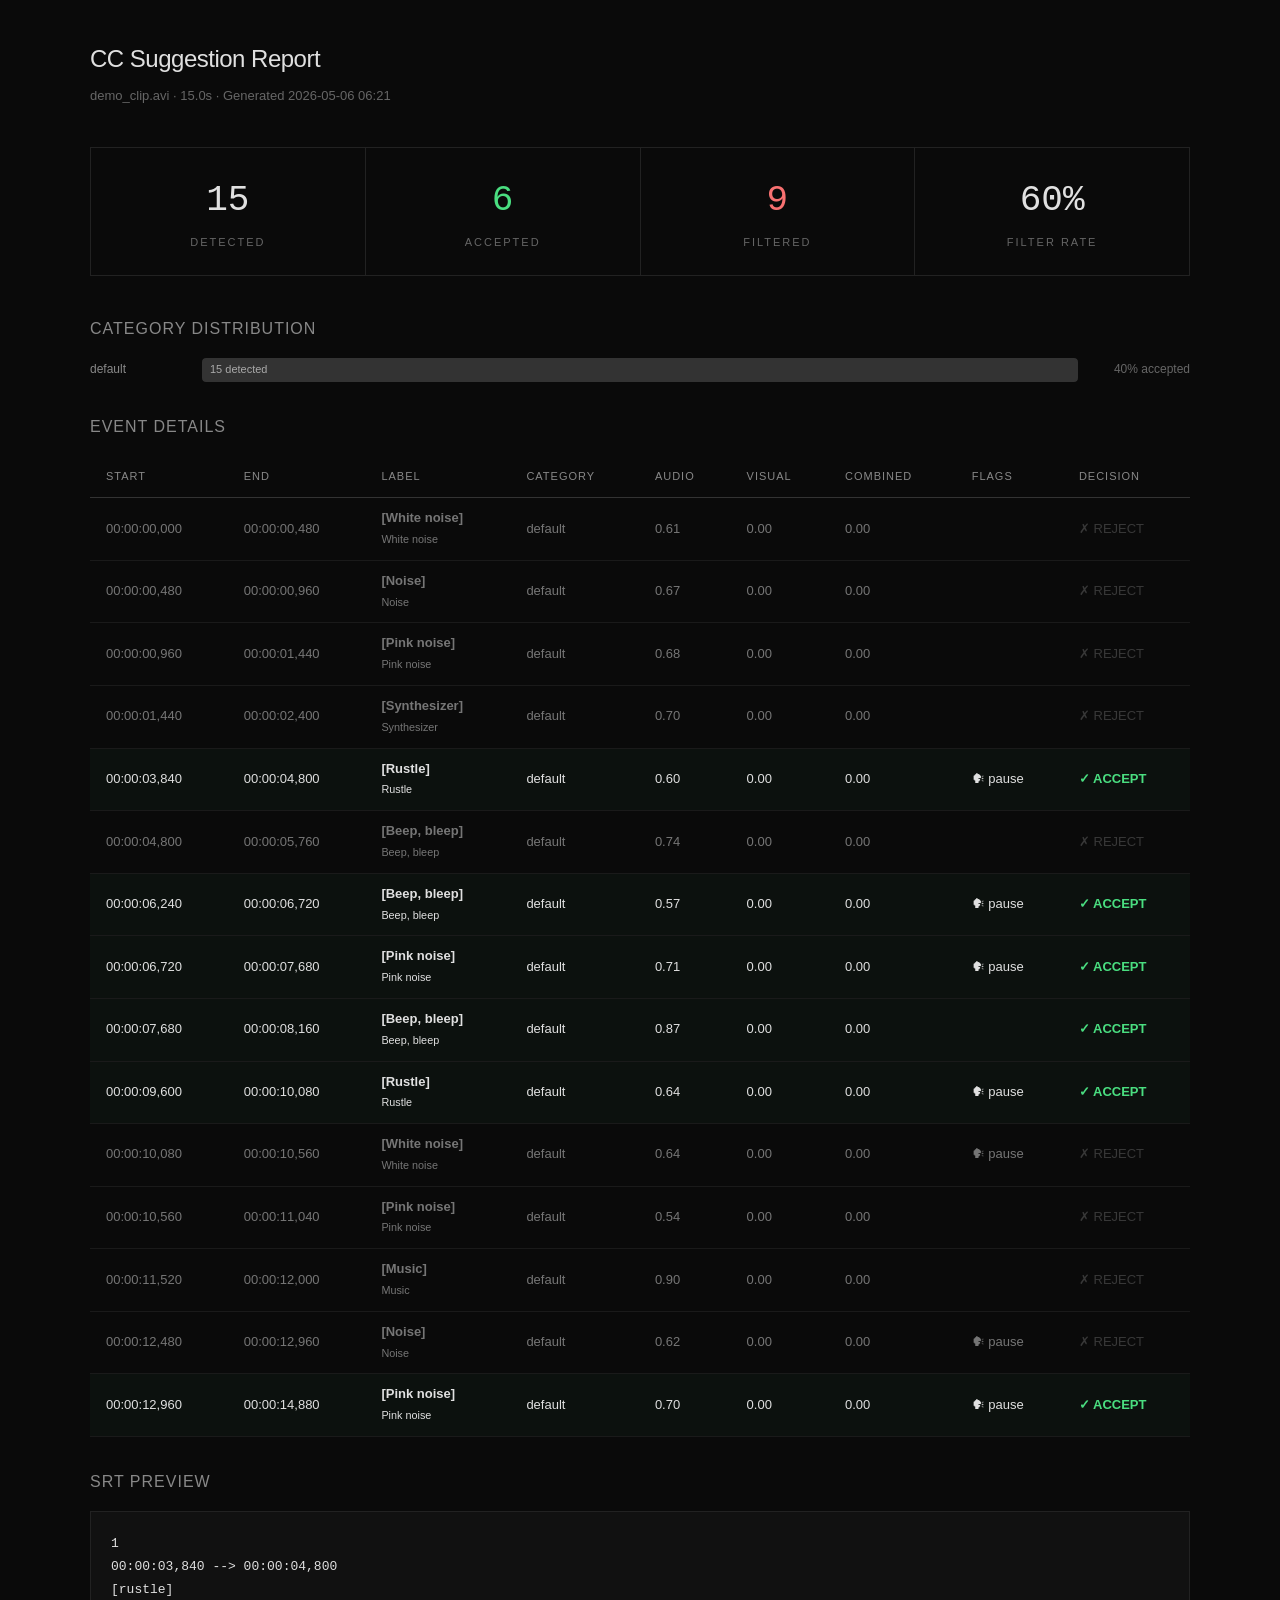
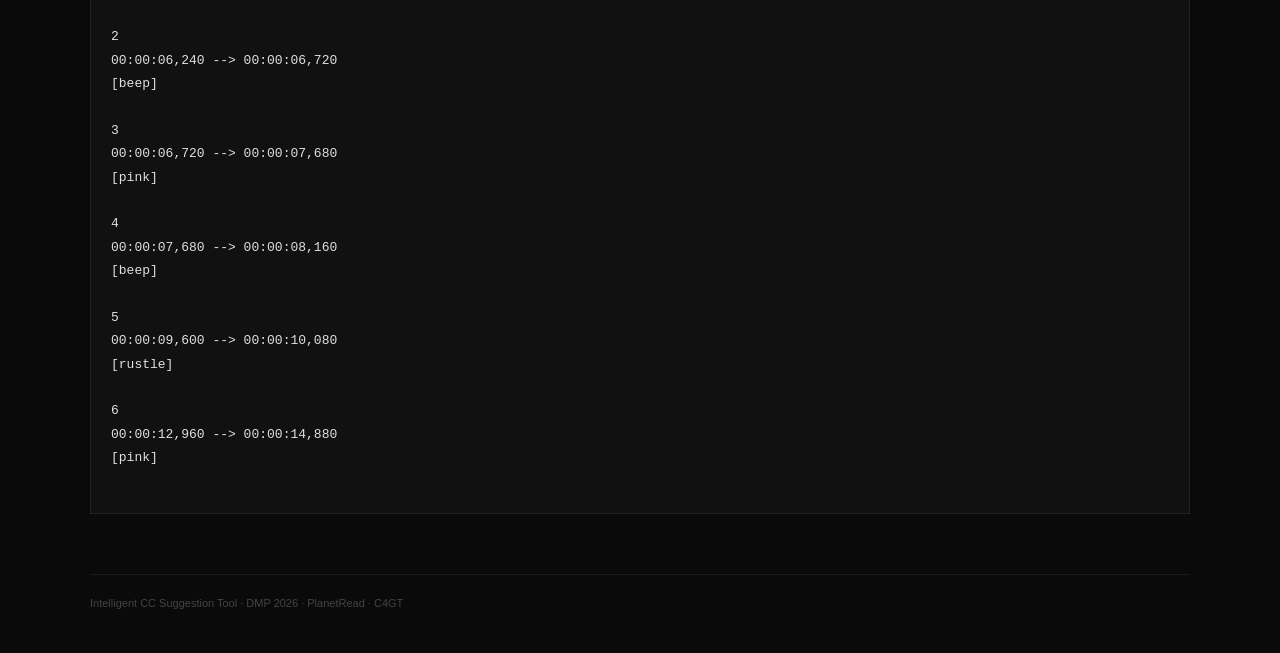
<file: samples/demo_clip_cc_report.html>
<!DOCTYPE html>
<html lang="en">
<head>
    <meta charset="UTF-8">
    <meta name="viewport" content="width=device-width, initial-scale=1.0">
    <title>CC Report — demo_clip.avi</title>
    <style>
        * { margin: 0; padding: 0; box-sizing: border-box; }
        body { font-family: 'Inter', -apple-system, sans-serif; background: #0a0a0a; color: #e0e0e0; padding: 40px; line-height: 1.6; }
        .container { max-width: 1100px; margin: 0 auto; }
        h1 { font-size: 24px; font-weight: 300; margin-bottom: 8px; letter-spacing: -0.5px; }
        .subtitle { color: #666; font-size: 13px; margin-bottom: 40px; }
        .stats { display: grid; grid-template-columns: repeat(4, 1fr); gap: 1px; background: #222; border: 1px solid #222; margin-bottom: 40px; }
        .stat { background: #0a0a0a; padding: 24px; text-align: center; }
        .stat-value { font-size: 36px; font-weight: 200; font-family: 'JetBrains Mono', monospace; }
        .stat-value.green { color: #4ade80; }
        .stat-value.red { color: #f87171; }
        .stat-label { font-size: 11px; text-transform: uppercase; letter-spacing: 2px; color: #666; margin-top: 4px; }
        h2 { font-size: 16px; font-weight: 400; margin: 32px 0 16px; text-transform: uppercase; letter-spacing: 1px; color: #888; }
        table { width: 100%; border-collapse: collapse; font-size: 13px; }
        th { text-align: left; padding: 12px 16px; border-bottom: 1px solid #333; color: #888; font-weight: 400; text-transform: uppercase; font-size: 11px; letter-spacing: 1px; }
        td { padding: 10px 16px; border-bottom: 1px solid #1a1a1a; }
        tr.accepted { background: rgba(74, 222, 128, 0.03); }
        tr.rejected { opacity: 0.5; }
        .status-accepted { color: #4ade80; font-weight: 600; }
        .status-rejected { color: #666; }
        .cat-row { display: flex; align-items: center; margin-bottom: 8px; }
        .cat-name { width: 100px; font-size: 12px; color: #888; }
        .cat-bar-bg { flex: 1; height: 24px; background: #1a1a1a; border-radius: 4px; overflow: hidden; margin: 0 12px; }
        .cat-bar { height: 100%; background: #333; display: flex; align-items: center; padding-left: 8px; font-size: 11px; color: #aaa; border-radius: 4px; }
        .cat-rate { font-size: 12px; color: #666; width: 100px; text-align: right; }
        .srt-preview { background: #111; border: 1px solid #222; padding: 20px; font-family: 'JetBrains Mono', monospace; font-size: 13px; white-space: pre; overflow-x: auto; line-height: 1.8; }
        .footer { margin-top: 60px; padding-top: 20px; border-top: 1px solid #1a1a1a; font-size: 11px; color: #444; }
    </style>
</head>
<body>
    <div class="container">
        <h1>CC Suggestion Report</h1>
        <p class="subtitle">demo_clip.avi · 15.0s · Generated 2026-05-06 06:21</p>

        <div class="stats">
            <div class="stat"><div class="stat-value">15</div><div class="stat-label">Detected</div></div>
            <div class="stat"><div class="stat-value green">6</div><div class="stat-label">Accepted</div></div>
            <div class="stat"><div class="stat-value red">9</div><div class="stat-label">Filtered</div></div>
            <div class="stat"><div class="stat-value">60%</div><div class="stat-label">Filter Rate</div></div>
        </div>

        <h2>Category Distribution</h2>
        
        <div class="cat-row">
            <span class="cat-name">default</span>
            <div class="cat-bar-bg">
                <div class="cat-bar" style="width: 100%">15 detected</div>
            </div>
            <span class="cat-rate">40% accepted</span>
        </div>

        <h2>Event Details</h2>
        <table>
            <thead>
                <tr><th>Start</th><th>End</th><th>Label</th><th>Category</th><th>Audio</th><th>Visual</th><th>Combined</th><th>Flags</th><th>Decision</th></tr>
            </thead>
            <tbody>
                
        <tr class="rejected">
            <td>00:00:00,000</td>
            <td>00:00:00,480</td>
            <td><strong>[White noise]</strong><br><small>White noise</small></td>
            <td>default</td>
            <td>0.61</td>
            <td>0.00</td>
            <td>0.00</td>
            <td></td>
            <td class="status-rejected">✗ REJECT</td>
        </tr>
        <tr class="rejected">
            <td>00:00:00,480</td>
            <td>00:00:00,960</td>
            <td><strong>[Noise]</strong><br><small>Noise</small></td>
            <td>default</td>
            <td>0.67</td>
            <td>0.00</td>
            <td>0.00</td>
            <td></td>
            <td class="status-rejected">✗ REJECT</td>
        </tr>
        <tr class="rejected">
            <td>00:00:00,960</td>
            <td>00:00:01,440</td>
            <td><strong>[Pink noise]</strong><br><small>Pink noise</small></td>
            <td>default</td>
            <td>0.68</td>
            <td>0.00</td>
            <td>0.00</td>
            <td></td>
            <td class="status-rejected">✗ REJECT</td>
        </tr>
        <tr class="rejected">
            <td>00:00:01,440</td>
            <td>00:00:02,400</td>
            <td><strong>[Synthesizer]</strong><br><small>Synthesizer</small></td>
            <td>default</td>
            <td>0.70</td>
            <td>0.00</td>
            <td>0.00</td>
            <td></td>
            <td class="status-rejected">✗ REJECT</td>
        </tr>
        <tr class="accepted">
            <td>00:00:03,840</td>
            <td>00:00:04,800</td>
            <td><strong>[Rustle]</strong><br><small>Rustle</small></td>
            <td>default</td>
            <td>0.60</td>
            <td>0.00</td>
            <td>0.00</td>
            <td>🗣 pause</td>
            <td class="status-accepted">✓ ACCEPT</td>
        </tr>
        <tr class="rejected">
            <td>00:00:04,800</td>
            <td>00:00:05,760</td>
            <td><strong>[Beep, bleep]</strong><br><small>Beep, bleep</small></td>
            <td>default</td>
            <td>0.74</td>
            <td>0.00</td>
            <td>0.00</td>
            <td></td>
            <td class="status-rejected">✗ REJECT</td>
        </tr>
        <tr class="accepted">
            <td>00:00:06,240</td>
            <td>00:00:06,720</td>
            <td><strong>[Beep, bleep]</strong><br><small>Beep, bleep</small></td>
            <td>default</td>
            <td>0.57</td>
            <td>0.00</td>
            <td>0.00</td>
            <td>🗣 pause</td>
            <td class="status-accepted">✓ ACCEPT</td>
        </tr>
        <tr class="accepted">
            <td>00:00:06,720</td>
            <td>00:00:07,680</td>
            <td><strong>[Pink noise]</strong><br><small>Pink noise</small></td>
            <td>default</td>
            <td>0.71</td>
            <td>0.00</td>
            <td>0.00</td>
            <td>🗣 pause</td>
            <td class="status-accepted">✓ ACCEPT</td>
        </tr>
        <tr class="accepted">
            <td>00:00:07,680</td>
            <td>00:00:08,160</td>
            <td><strong>[Beep, bleep]</strong><br><small>Beep, bleep</small></td>
            <td>default</td>
            <td>0.87</td>
            <td>0.00</td>
            <td>0.00</td>
            <td></td>
            <td class="status-accepted">✓ ACCEPT</td>
        </tr>
        <tr class="accepted">
            <td>00:00:09,600</td>
            <td>00:00:10,080</td>
            <td><strong>[Rustle]</strong><br><small>Rustle</small></td>
            <td>default</td>
            <td>0.64</td>
            <td>0.00</td>
            <td>0.00</td>
            <td>🗣 pause</td>
            <td class="status-accepted">✓ ACCEPT</td>
        </tr>
        <tr class="rejected">
            <td>00:00:10,080</td>
            <td>00:00:10,560</td>
            <td><strong>[White noise]</strong><br><small>White noise</small></td>
            <td>default</td>
            <td>0.64</td>
            <td>0.00</td>
            <td>0.00</td>
            <td>🗣 pause</td>
            <td class="status-rejected">✗ REJECT</td>
        </tr>
        <tr class="rejected">
            <td>00:00:10,560</td>
            <td>00:00:11,040</td>
            <td><strong>[Pink noise]</strong><br><small>Pink noise</small></td>
            <td>default</td>
            <td>0.54</td>
            <td>0.00</td>
            <td>0.00</td>
            <td></td>
            <td class="status-rejected">✗ REJECT</td>
        </tr>
        <tr class="rejected">
            <td>00:00:11,520</td>
            <td>00:00:12,000</td>
            <td><strong>[Music]</strong><br><small>Music</small></td>
            <td>default</td>
            <td>0.90</td>
            <td>0.00</td>
            <td>0.00</td>
            <td></td>
            <td class="status-rejected">✗ REJECT</td>
        </tr>
        <tr class="rejected">
            <td>00:00:12,480</td>
            <td>00:00:12,960</td>
            <td><strong>[Noise]</strong><br><small>Noise</small></td>
            <td>default</td>
            <td>0.62</td>
            <td>0.00</td>
            <td>0.00</td>
            <td>🗣 pause</td>
            <td class="status-rejected">✗ REJECT</td>
        </tr>
        <tr class="accepted">
            <td>00:00:12,960</td>
            <td>00:00:14,880</td>
            <td><strong>[Pink noise]</strong><br><small>Pink noise</small></td>
            <td>default</td>
            <td>0.70</td>
            <td>0.00</td>
            <td>0.00</td>
            <td>🗣 pause</td>
            <td class="status-accepted">✓ ACCEPT</td>
        </tr>
            </tbody>
        </table>

        <h2>SRT Preview</h2>
        <div class="srt-preview">1
00:00:03,840 --> 00:00:04,800
[rustle]

2
00:00:06,240 --> 00:00:06,720
[beep]

3
00:00:06,720 --> 00:00:07,680
[pink]

4
00:00:07,680 --> 00:00:08,160
[beep]

5
00:00:09,600 --> 00:00:10,080
[rustle]

6
00:00:12,960 --> 00:00:14,880
[pink]

</div>

        <div class="footer">
            Intelligent CC Suggestion Tool · DMP 2026 · PlanetRead · C4GT
        </div>
    </div>
</body>
</html>
</file>
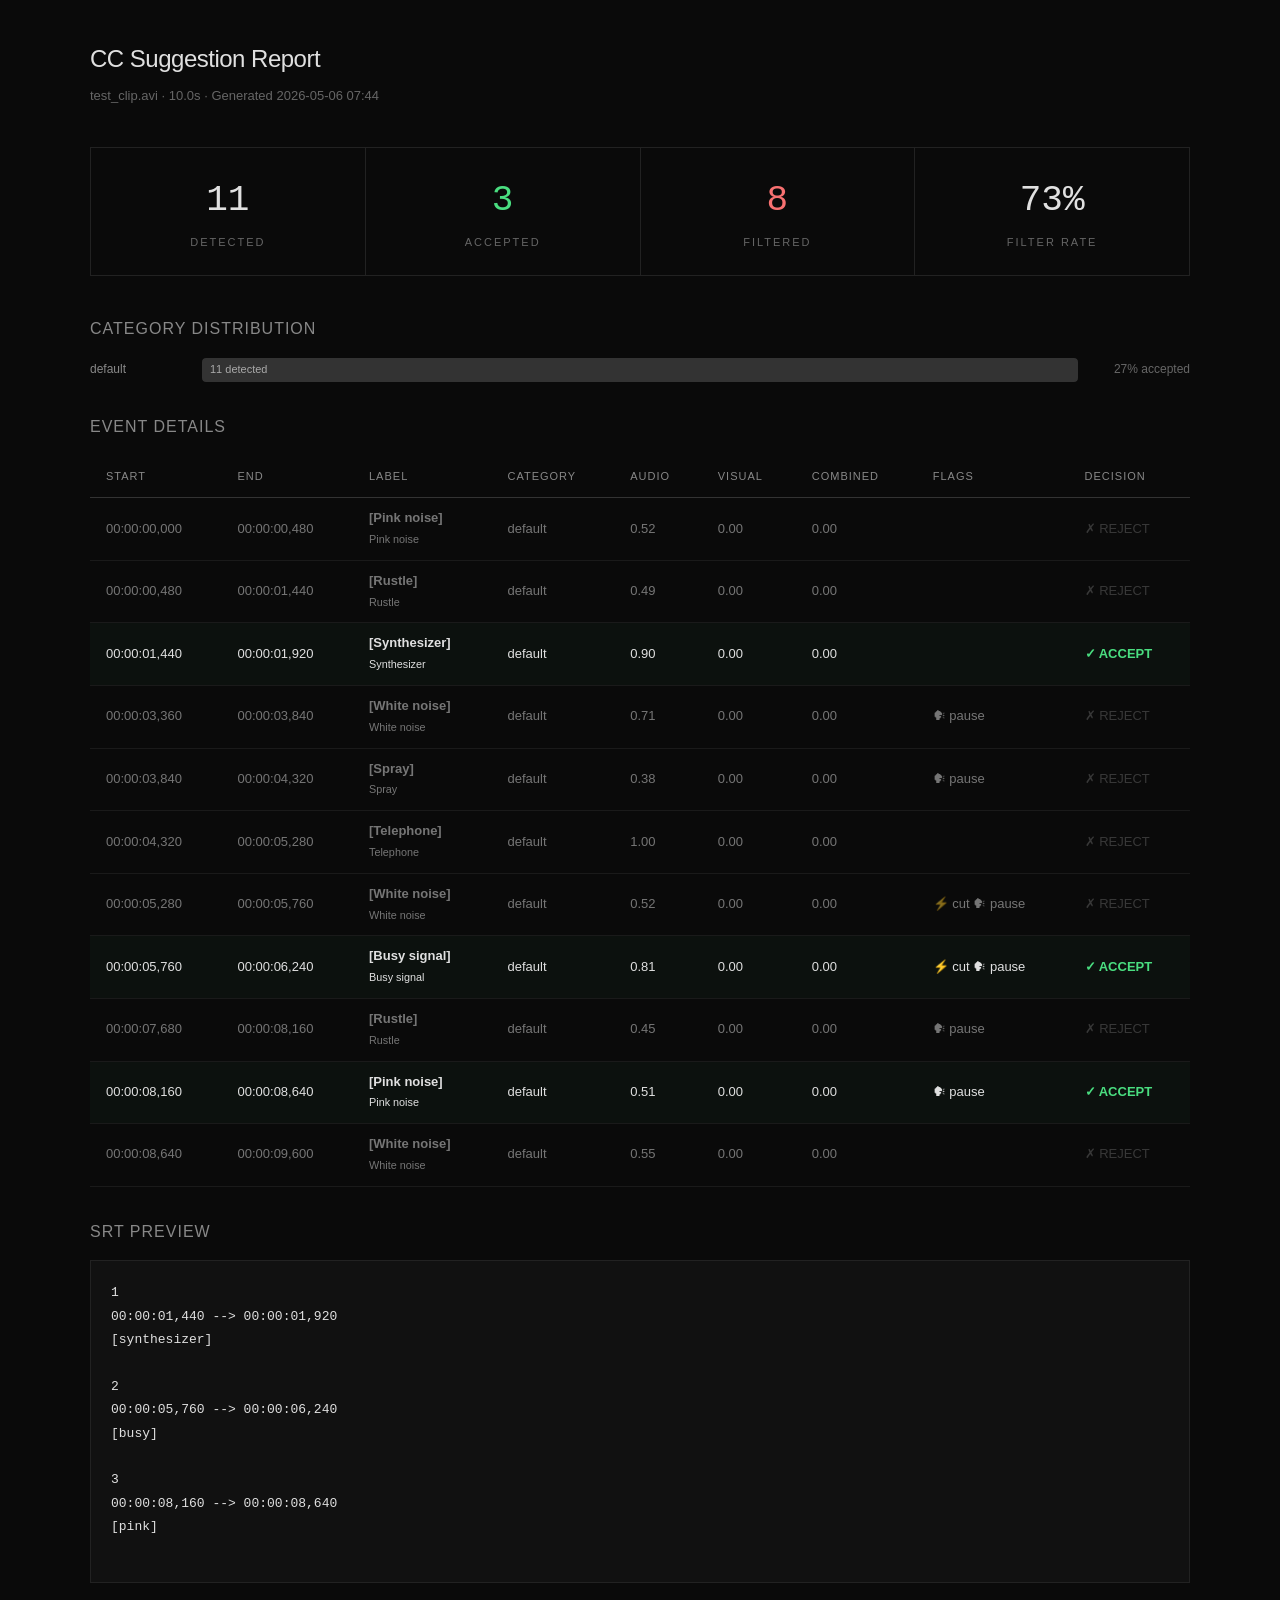
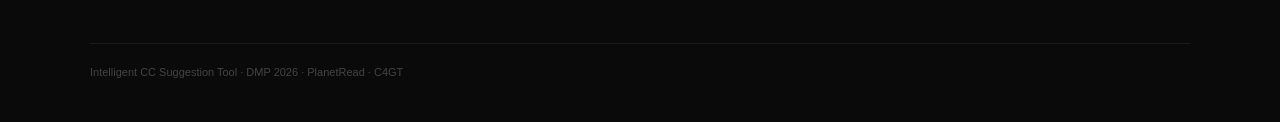
<file: samples/test_clip_cc_report.html>
<!DOCTYPE html>
<html lang="en">
<head>
    <meta charset="UTF-8">
    <meta name="viewport" content="width=device-width, initial-scale=1.0">
    <title>CC Report — test_clip.avi</title>
    <style>
        * { margin: 0; padding: 0; box-sizing: border-box; }
        body { font-family: 'Inter', -apple-system, sans-serif; background: #0a0a0a; color: #e0e0e0; padding: 40px; line-height: 1.6; }
        .container { max-width: 1100px; margin: 0 auto; }
        h1 { font-size: 24px; font-weight: 300; margin-bottom: 8px; letter-spacing: -0.5px; }
        .subtitle { color: #666; font-size: 13px; margin-bottom: 40px; }
        .stats { display: grid; grid-template-columns: repeat(4, 1fr); gap: 1px; background: #222; border: 1px solid #222; margin-bottom: 40px; }
        .stat { background: #0a0a0a; padding: 24px; text-align: center; }
        .stat-value { font-size: 36px; font-weight: 200; font-family: 'JetBrains Mono', monospace; }
        .stat-value.green { color: #4ade80; }
        .stat-value.red { color: #f87171; }
        .stat-label { font-size: 11px; text-transform: uppercase; letter-spacing: 2px; color: #666; margin-top: 4px; }
        h2 { font-size: 16px; font-weight: 400; margin: 32px 0 16px; text-transform: uppercase; letter-spacing: 1px; color: #888; }
        table { width: 100%; border-collapse: collapse; font-size: 13px; }
        th { text-align: left; padding: 12px 16px; border-bottom: 1px solid #333; color: #888; font-weight: 400; text-transform: uppercase; font-size: 11px; letter-spacing: 1px; }
        td { padding: 10px 16px; border-bottom: 1px solid #1a1a1a; }
        tr.accepted { background: rgba(74, 222, 128, 0.03); }
        tr.rejected { opacity: 0.5; }
        .status-accepted { color: #4ade80; font-weight: 600; }
        .status-rejected { color: #666; }
        .cat-row { display: flex; align-items: center; margin-bottom: 8px; }
        .cat-name { width: 100px; font-size: 12px; color: #888; }
        .cat-bar-bg { flex: 1; height: 24px; background: #1a1a1a; border-radius: 4px; overflow: hidden; margin: 0 12px; }
        .cat-bar { height: 100%; background: #333; display: flex; align-items: center; padding-left: 8px; font-size: 11px; color: #aaa; border-radius: 4px; }
        .cat-rate { font-size: 12px; color: #666; width: 100px; text-align: right; }
        .srt-preview { background: #111; border: 1px solid #222; padding: 20px; font-family: 'JetBrains Mono', monospace; font-size: 13px; white-space: pre; overflow-x: auto; line-height: 1.8; }
        .footer { margin-top: 60px; padding-top: 20px; border-top: 1px solid #1a1a1a; font-size: 11px; color: #444; }
    </style>
</head>
<body>
    <div class="container">
        <h1>CC Suggestion Report</h1>
        <p class="subtitle">test_clip.avi · 10.0s · Generated 2026-05-06 07:44</p>

        <div class="stats">
            <div class="stat"><div class="stat-value">11</div><div class="stat-label">Detected</div></div>
            <div class="stat"><div class="stat-value green">3</div><div class="stat-label">Accepted</div></div>
            <div class="stat"><div class="stat-value red">8</div><div class="stat-label">Filtered</div></div>
            <div class="stat"><div class="stat-value">73%</div><div class="stat-label">Filter Rate</div></div>
        </div>

        <h2>Category Distribution</h2>
        
        <div class="cat-row">
            <span class="cat-name">default</span>
            <div class="cat-bar-bg">
                <div class="cat-bar" style="width: 100%">11 detected</div>
            </div>
            <span class="cat-rate">27% accepted</span>
        </div>

        <h2>Event Details</h2>
        <table>
            <thead>
                <tr><th>Start</th><th>End</th><th>Label</th><th>Category</th><th>Audio</th><th>Visual</th><th>Combined</th><th>Flags</th><th>Decision</th></tr>
            </thead>
            <tbody>
                
        <tr class="rejected">
            <td>00:00:00,000</td>
            <td>00:00:00,480</td>
            <td><strong>[Pink noise]</strong><br><small>Pink noise</small></td>
            <td>default</td>
            <td>0.52</td>
            <td>0.00</td>
            <td>0.00</td>
            <td></td>
            <td class="status-rejected">✗ REJECT</td>
        </tr>
        <tr class="rejected">
            <td>00:00:00,480</td>
            <td>00:00:01,440</td>
            <td><strong>[Rustle]</strong><br><small>Rustle</small></td>
            <td>default</td>
            <td>0.49</td>
            <td>0.00</td>
            <td>0.00</td>
            <td></td>
            <td class="status-rejected">✗ REJECT</td>
        </tr>
        <tr class="accepted">
            <td>00:00:01,440</td>
            <td>00:00:01,920</td>
            <td><strong>[Synthesizer]</strong><br><small>Synthesizer</small></td>
            <td>default</td>
            <td>0.90</td>
            <td>0.00</td>
            <td>0.00</td>
            <td></td>
            <td class="status-accepted">✓ ACCEPT</td>
        </tr>
        <tr class="rejected">
            <td>00:00:03,360</td>
            <td>00:00:03,840</td>
            <td><strong>[White noise]</strong><br><small>White noise</small></td>
            <td>default</td>
            <td>0.71</td>
            <td>0.00</td>
            <td>0.00</td>
            <td>🗣 pause</td>
            <td class="status-rejected">✗ REJECT</td>
        </tr>
        <tr class="rejected">
            <td>00:00:03,840</td>
            <td>00:00:04,320</td>
            <td><strong>[Spray]</strong><br><small>Spray</small></td>
            <td>default</td>
            <td>0.38</td>
            <td>0.00</td>
            <td>0.00</td>
            <td>🗣 pause</td>
            <td class="status-rejected">✗ REJECT</td>
        </tr>
        <tr class="rejected">
            <td>00:00:04,320</td>
            <td>00:00:05,280</td>
            <td><strong>[Telephone]</strong><br><small>Telephone</small></td>
            <td>default</td>
            <td>1.00</td>
            <td>0.00</td>
            <td>0.00</td>
            <td></td>
            <td class="status-rejected">✗ REJECT</td>
        </tr>
        <tr class="rejected">
            <td>00:00:05,280</td>
            <td>00:00:05,760</td>
            <td><strong>[White noise]</strong><br><small>White noise</small></td>
            <td>default</td>
            <td>0.52</td>
            <td>0.00</td>
            <td>0.00</td>
            <td>⚡ cut 🗣 pause</td>
            <td class="status-rejected">✗ REJECT</td>
        </tr>
        <tr class="accepted">
            <td>00:00:05,760</td>
            <td>00:00:06,240</td>
            <td><strong>[Busy signal]</strong><br><small>Busy signal</small></td>
            <td>default</td>
            <td>0.81</td>
            <td>0.00</td>
            <td>0.00</td>
            <td>⚡ cut 🗣 pause</td>
            <td class="status-accepted">✓ ACCEPT</td>
        </tr>
        <tr class="rejected">
            <td>00:00:07,680</td>
            <td>00:00:08,160</td>
            <td><strong>[Rustle]</strong><br><small>Rustle</small></td>
            <td>default</td>
            <td>0.45</td>
            <td>0.00</td>
            <td>0.00</td>
            <td>🗣 pause</td>
            <td class="status-rejected">✗ REJECT</td>
        </tr>
        <tr class="accepted">
            <td>00:00:08,160</td>
            <td>00:00:08,640</td>
            <td><strong>[Pink noise]</strong><br><small>Pink noise</small></td>
            <td>default</td>
            <td>0.51</td>
            <td>0.00</td>
            <td>0.00</td>
            <td>🗣 pause</td>
            <td class="status-accepted">✓ ACCEPT</td>
        </tr>
        <tr class="rejected">
            <td>00:00:08,640</td>
            <td>00:00:09,600</td>
            <td><strong>[White noise]</strong><br><small>White noise</small></td>
            <td>default</td>
            <td>0.55</td>
            <td>0.00</td>
            <td>0.00</td>
            <td></td>
            <td class="status-rejected">✗ REJECT</td>
        </tr>
            </tbody>
        </table>

        <h2>SRT Preview</h2>
        <div class="srt-preview">1
00:00:01,440 --> 00:00:01,920
[synthesizer]

2
00:00:05,760 --> 00:00:06,240
[busy]

3
00:00:08,160 --> 00:00:08,640
[pink]

</div>

        <div class="footer">
            Intelligent CC Suggestion Tool · DMP 2026 · PlanetRead · C4GT
        </div>
    </div>
</body>
</html>
</file>
